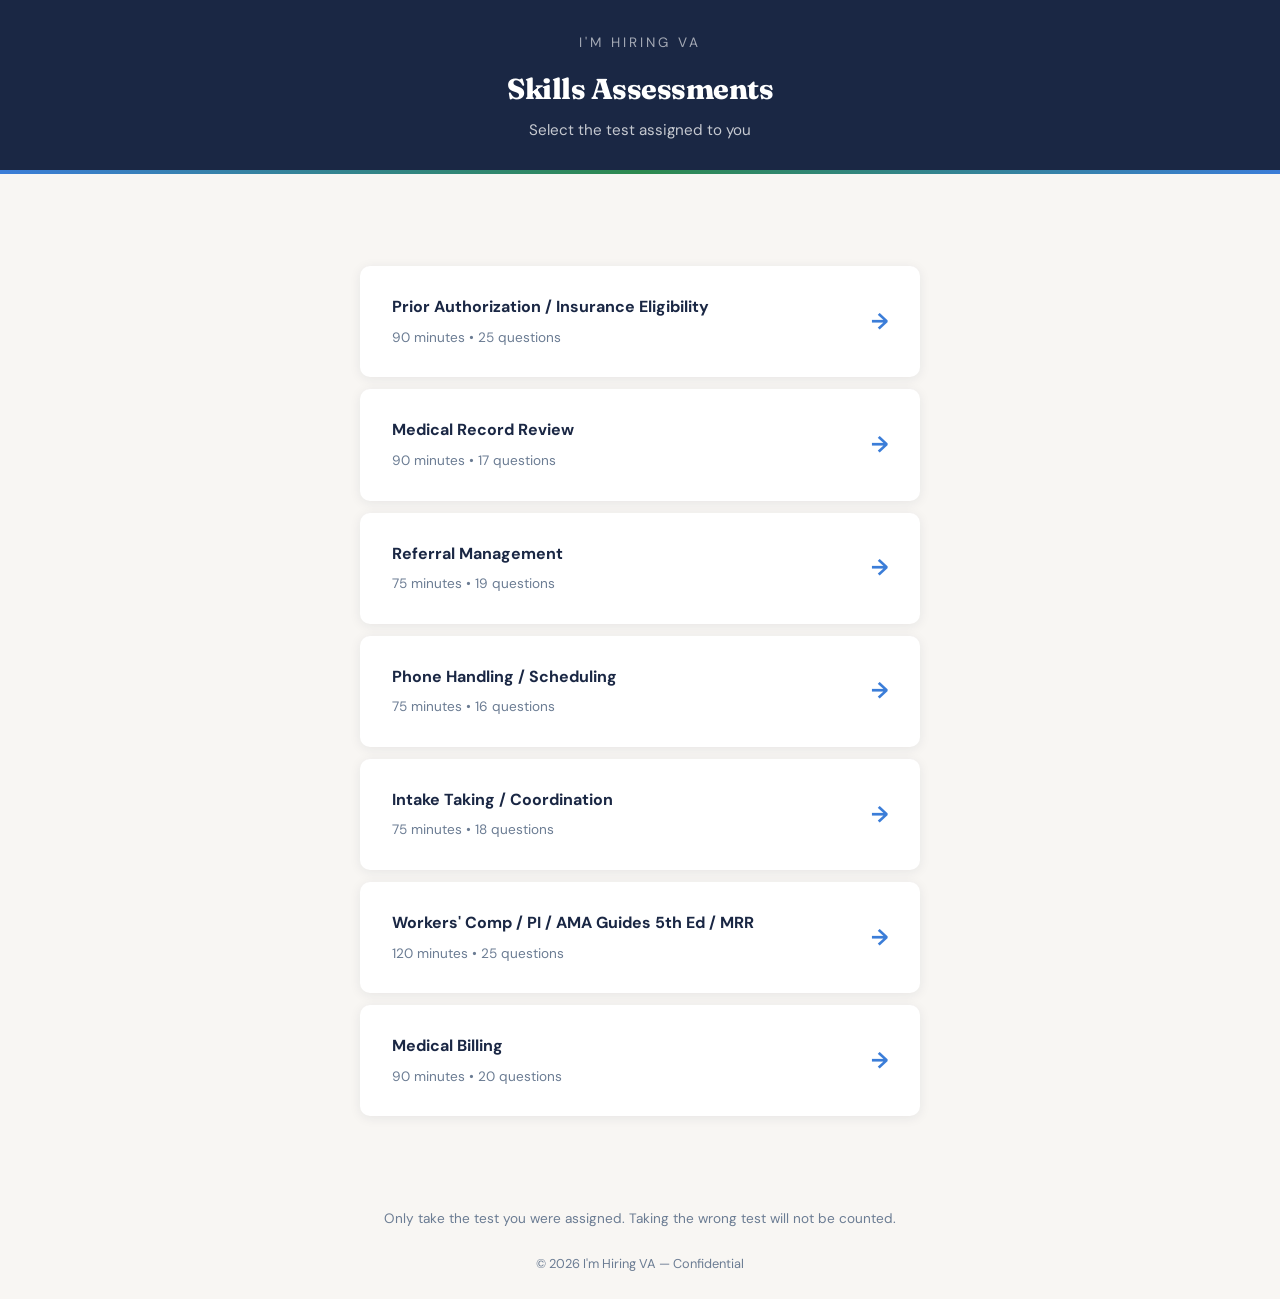
<file: index.html>
<!DOCTYPE html>
<html lang="en">
<head>
<meta charset="UTF-8">
<meta name="viewport" content="width=device-width, initial-scale=1.0">
<title>Skills Assessments | I'm Hiring VA</title>
<link rel="stylesheet" href="style.css">
<style>
.index-container { max-width: 600px; margin: 60px auto; padding: 20px; }
.index-card { background: var(--white); border-radius: var(--radius); padding: 28px 32px; margin: 12px 0; box-shadow: var(--shadow); display: flex; justify-content: space-between; align-items: center; transition: transform 0.15s, box-shadow 0.15s; text-decoration: none; color: var(--text); }
.index-card:hover { transform: translateY(-3px); box-shadow: 0 6px 20px rgba(26,39,68,0.12); }
.card-info h3 { font-size: 1rem; color: var(--navy); margin-bottom: 4px; }
.card-info span { font-size: 0.85rem; color: var(--text-light); }
.card-arrow { font-size: 1.4rem; color: var(--accent); font-weight: 700; }
.index-note { text-align: center; margin-top: 32px; font-size: 0.85rem; color: var(--text-light); }
</style>
</head>
<body>
<div class="header">
  <div class="brand">I'm Hiring VA</div>
  <h1>Skills Assessments</h1>
  <div class="subtitle">Select the test assigned to you</div>
</div>
<div class="index-container">
  <a class="index-card" href="prior-auth.html"><div class="card-info"><h3>Prior Authorization / Insurance Eligibility</h3><span>90 minutes &bull; 25 questions</span></div><div class="card-arrow">&rarr;</div></a>
  <a class="index-card" href="medical-record-review.html"><div class="card-info"><h3>Medical Record Review</h3><span>90 minutes &bull; 17 questions</span></div><div class="card-arrow">&rarr;</div></a>
  <a class="index-card" href="referral-management.html"><div class="card-info"><h3>Referral Management</h3><span>75 minutes &bull; 19 questions</span></div><div class="card-arrow">&rarr;</div></a>
  <a class="index-card" href="phone-handling-scheduling.html"><div class="card-info"><h3>Phone Handling / Scheduling</h3><span>75 minutes &bull; 16 questions</span></div><div class="card-arrow">&rarr;</div></a>
  <a class="index-card" href="intake-coordination.html"><div class="card-info"><h3>Intake Taking / Coordination</h3><span>75 minutes &bull; 18 questions</span></div><div class="card-arrow">&rarr;</div></a>
  <a class="index-card" href="wc-pi-ama-guides.html"><div class="card-info"><h3>Workers' Comp / PI / AMA Guides 5th Ed / MRR</h3><span>120 minutes &bull; 25 questions</span></div><div class="card-arrow">&rarr;</div></a>
  <a class="index-card" href="medical-billing.html"><div class="card-info"><h3>Medical Billing</h3><span>90 minutes &bull; 20 questions</span></div><div class="card-arrow">&rarr;</div></a>
</div>
<div class="index-note">Only take the test you were assigned. Taking the wrong test will not be counted.</div>
<div class="footer">&copy; 2026 I'm Hiring VA &mdash; Confidential</div>
</body>
</html>
</file>
<file: style.css>
@import url('https://fonts.googleapis.com/css2?family=DM+Sans:ital,wght@0,400;0,500;0,600;0,700&family=Fraunces:ital,wght@0,700;0,800;1,400&display=swap');

:root {
  --navy: #1a2744;
  --accent: #3b7dd8;
  --accent-light: #e8f0fb;
  --green: #2d8a4e;
  --green-light: #e6f4ec;
  --red: #c0392b;
  --red-light: #fdecea;
  --orange: #e67e22;
  --orange-light: #fef5e7;
  --warm: #f8f6f3;
  --white: #ffffff;
  --text: #2c3e50;
  --text-light: #6b7c93;
  --border: #dce3ed;
  --shadow: 0 2px 12px rgba(26,39,68,0.08);
  --radius: 10px;
}
* { margin: 0; padding: 0; box-sizing: border-box; }
body { font-family: 'DM Sans', sans-serif; background: var(--warm); color: var(--text); line-height: 1.6; min-height: 100vh; }
.container { max-width: 820px; margin: 0 auto; padding: 20px; }
.header { background: var(--navy); color: var(--white); padding: 32px 0; text-align: center; position: relative; overflow: hidden; }
.header::after { content: ''; position: absolute; bottom: 0; left: 0; right: 0; height: 4px; background: linear-gradient(90deg, var(--accent), var(--green), var(--accent)); }
.header h1 { font-family: 'Fraunces', serif; font-size: 1.8rem; font-weight: 800; letter-spacing: -0.5px; margin-bottom: 6px; }
.header .subtitle { font-size: 0.95rem; opacity: 0.75; }
.brand { font-size: 0.85rem; text-transform: uppercase; letter-spacing: 3px; margin-bottom: 12px; opacity: 0.6; }
.timer-bar { background: var(--white); border: 2px solid var(--border); border-radius: var(--radius); padding: 14px 24px; margin: 20px auto; max-width: 820px; display: flex; align-items: center; justify-content: space-between; position: sticky; top: 10px; z-index: 100; box-shadow: var(--shadow); transition: border-color 0.3s; }
.timer-bar.warning { border-color: var(--orange); background: var(--orange-light); }
.timer-bar.danger { border-color: var(--red); background: var(--red-light); animation: pulse 1s infinite; }
@keyframes pulse { 0%,100% { opacity:1; } 50% { opacity:0.85; } }
.timer-label { font-weight: 600; font-size: 0.9rem; color: var(--text-light); }
.timer-display { font-family: 'DM Sans', monospace; font-size: 1.6rem; font-weight: 700; color: var(--navy); letter-spacing: 1px; }
.timer-bar.warning .timer-display { color: var(--orange); }
.timer-bar.danger .timer-display { color: var(--red); }
.start-screen { background: var(--white); border-radius: var(--radius); padding: 40px; margin: 24px auto; max-width: 820px; box-shadow: var(--shadow); text-align: center; }
.start-screen h2 { font-family: 'Fraunces', serif; font-size: 1.5rem; color: var(--navy); margin-bottom: 20px; }
.instructions-box { background: var(--accent-light); border-left: 4px solid var(--accent); padding: 20px 24px; border-radius: 0 var(--radius) var(--radius) 0; text-align: left; margin: 20px 0; }
.instructions-box li { margin-bottom: 8px; font-size: 0.92rem; list-style: none; padding-left: 24px; position: relative; }
.instructions-box li::before { content: '▸'; position: absolute; left: 4px; color: var(--accent); font-weight: 700; }
.warn-box { background: var(--orange-light); border-left: 4px solid var(--orange); padding: 16px 20px; border-radius: 0 var(--radius) var(--radius) 0; text-align: left; margin: 16px 0; font-size: 0.9rem; font-weight: 600; color: #a0522d; }
.btn-start { background: var(--accent); color: var(--white); border: none; padding: 16px 48px; font-size: 1.1rem; font-weight: 700; border-radius: 50px; cursor: pointer; margin-top: 24px; transition: all 0.2s; font-family: 'DM Sans', sans-serif; }
.btn-start:hover { background: #2d6bc4; transform: translateY(-2px); box-shadow: 0 4px 16px rgba(59,125,216,0.3); }
.test-form { display: none; }
.section { background: var(--white); border-radius: var(--radius); padding: 32px; margin: 20px 0; box-shadow: var(--shadow); }
.section-title { font-family: 'Fraunces', serif; font-size: 1.3rem; color: var(--navy); margin-bottom: 6px; }
.section-subtitle { color: var(--text-light); font-size: 0.88rem; margin-bottom: 24px; padding-bottom: 16px; border-bottom: 2px solid var(--border); }
.section-heading { color: var(--accent); margin-bottom: 8px; font-size: 1rem; font-weight: 700; }
.section-note { font-size: 0.88rem; color: var(--text-light); margin-bottom: 20px; }
.question { margin-bottom: 28px; padding-bottom: 24px; border-bottom: 1px solid #f0f2f5; }
.question:last-child { border-bottom: none; margin-bottom: 0; padding-bottom: 0; }
.q-number { display: inline-block; background: var(--navy); color: var(--white); width: 28px; height: 28px; border-radius: 50%; text-align: center; line-height: 28px; font-size: 0.8rem; font-weight: 700; margin-right: 10px; flex-shrink: 0; }
.q-text { font-weight: 600; font-size: 0.95rem; margin-bottom: 14px; display: flex; align-items: flex-start; }
.q-text span:last-child { padding-top: 3px; }
.choices { padding-left: 38px; }
.choice-item { display: flex; align-items: flex-start; gap: 10px; padding: 10px 14px; margin-bottom: 6px; border-radius: 8px; cursor: pointer; transition: background 0.15s; font-size: 0.92rem; }
.choice-item:hover { background: var(--accent-light); }
.choice-item input[type="radio"] { margin-top: 3px; accent-color: var(--accent); width: 16px; height: 16px; flex-shrink: 0; }
textarea { width: 100%; min-height: 120px; padding: 14px 16px; border: 2px solid var(--border); border-radius: var(--radius); font-family: 'DM Sans', sans-serif; font-size: 0.92rem; line-height: 1.6; resize: vertical; transition: border-color 0.2s; background: #fafbfc; }
textarea:focus { outline: none; border-color: var(--accent); background: var(--white); }
textarea.large { min-height: 180px; }
textarea.xl { min-height: 240px; }
.check-group { padding-left: 38px; }
.check-item { display: flex; align-items: flex-start; gap: 10px; padding: 8px 14px; margin-bottom: 4px; border-radius: 8px; cursor: pointer; font-size: 0.92rem; transition: background 0.15s; }
.check-item:hover { background: var(--accent-light); }
.check-item input[type="checkbox"], .check-item input[type="radio"] { margin-top: 3px; accent-color: var(--accent); width: 16px; height: 16px; flex-shrink: 0; }
.text-input { width: 100%; padding: 12px 16px; border: 2px solid var(--border); border-radius: var(--radius); font-family: 'DM Sans', sans-serif; font-size: 0.92rem; transition: border-color 0.2s; background: #fafbfc; }
.text-input:focus { outline: none; border-color: var(--accent); background: var(--white); }
.field-row { display: flex; align-items: center; gap: 12px; margin-bottom: 10px; padding-left: 38px; }
.field-label { font-weight: 600; font-size: 0.88rem; min-width: 160px; color: var(--navy); }
.scenario { background: var(--accent-light); border-left: 4px solid var(--accent); padding: 16px 20px; border-radius: 0 var(--radius) var(--radius) 0; margin-bottom: 16px; font-size: 0.9rem; font-style: italic; line-height: 1.7; }
.scenario strong { font-style: normal; color: var(--navy); }
.tf-group { display: flex; gap: 16px; margin-bottom: 10px; padding-left: 38px; }
.tf-group label { display: flex; align-items: center; gap: 6px; font-weight: 600; font-size: 0.92rem; cursor: pointer; padding: 8px 16px; border: 2px solid var(--border); border-radius: 8px; transition: all 0.15s; }
.tf-group label:hover { border-color: var(--accent); background: var(--accent-light); }
.tf-group input[type="radio"] { accent-color: var(--accent); }
.submit-section { background: var(--white); border-radius: var(--radius); padding: 32px; margin: 24px 0; box-shadow: var(--shadow); text-align: center; }
.btn-submit { background: var(--green); color: var(--white); border: none; padding: 18px 60px; font-size: 1.15rem; font-weight: 700; border-radius: 50px; cursor: pointer; transition: all 0.2s; font-family: 'DM Sans', sans-serif; }
.btn-submit:hover { background: #24713f; transform: translateY(-2px); box-shadow: 0 4px 16px rgba(45,138,78,0.3); }
.btn-submit:disabled { background: #aaa; cursor: not-allowed; transform: none; box-shadow: none; }
.submit-note { font-size: 0.85rem; color: var(--text-light); margin-top: 14px; }
.success-screen { display: none; background: var(--white); border-radius: var(--radius); padding: 60px 40px; margin: 40px auto; max-width: 820px; box-shadow: var(--shadow); text-align: center; }
.success-screen h2 { font-family: 'Fraunces', serif; color: var(--green); font-size: 1.8rem; margin-bottom: 16px; }
.checkmark { font-size: 4rem; margin-bottom: 16px; }
.footer { text-align: center; padding: 24px; font-size: 0.8rem; color: var(--text-light); }
.required { color: var(--red); }
.answer-area { padding-left: 38px; }
.sending-overlay { display:none; position:fixed; top:0; left:0; right:0; bottom:0; background:rgba(26,39,68,0.85); z-index:9999; justify-content:center; align-items:center; flex-direction:column; color:white; font-size:1.2rem; }
.spinner { width:48px; height:48px; border:4px solid rgba(255,255,255,0.3); border-top:4px solid white; border-radius:50%; animation:spin 1s linear infinite; margin-bottom:20px; }
@keyframes spin { to { transform:rotate(360deg); } }
@media (max-width: 640px) {
  .container { padding: 12px; }
  .section { padding: 20px 16px; }
  .header h1 { font-size: 1.4rem; }
  .timer-bar { flex-direction: column; gap: 4px; padding: 10px 16px; }
  .field-row { flex-direction: column; align-items: flex-start; gap: 4px; padding-left: 0; }
  .choices, .check-group, .tf-group { padding-left: 0; }
  .answer-area { padding-left: 0; }
}
</file>
